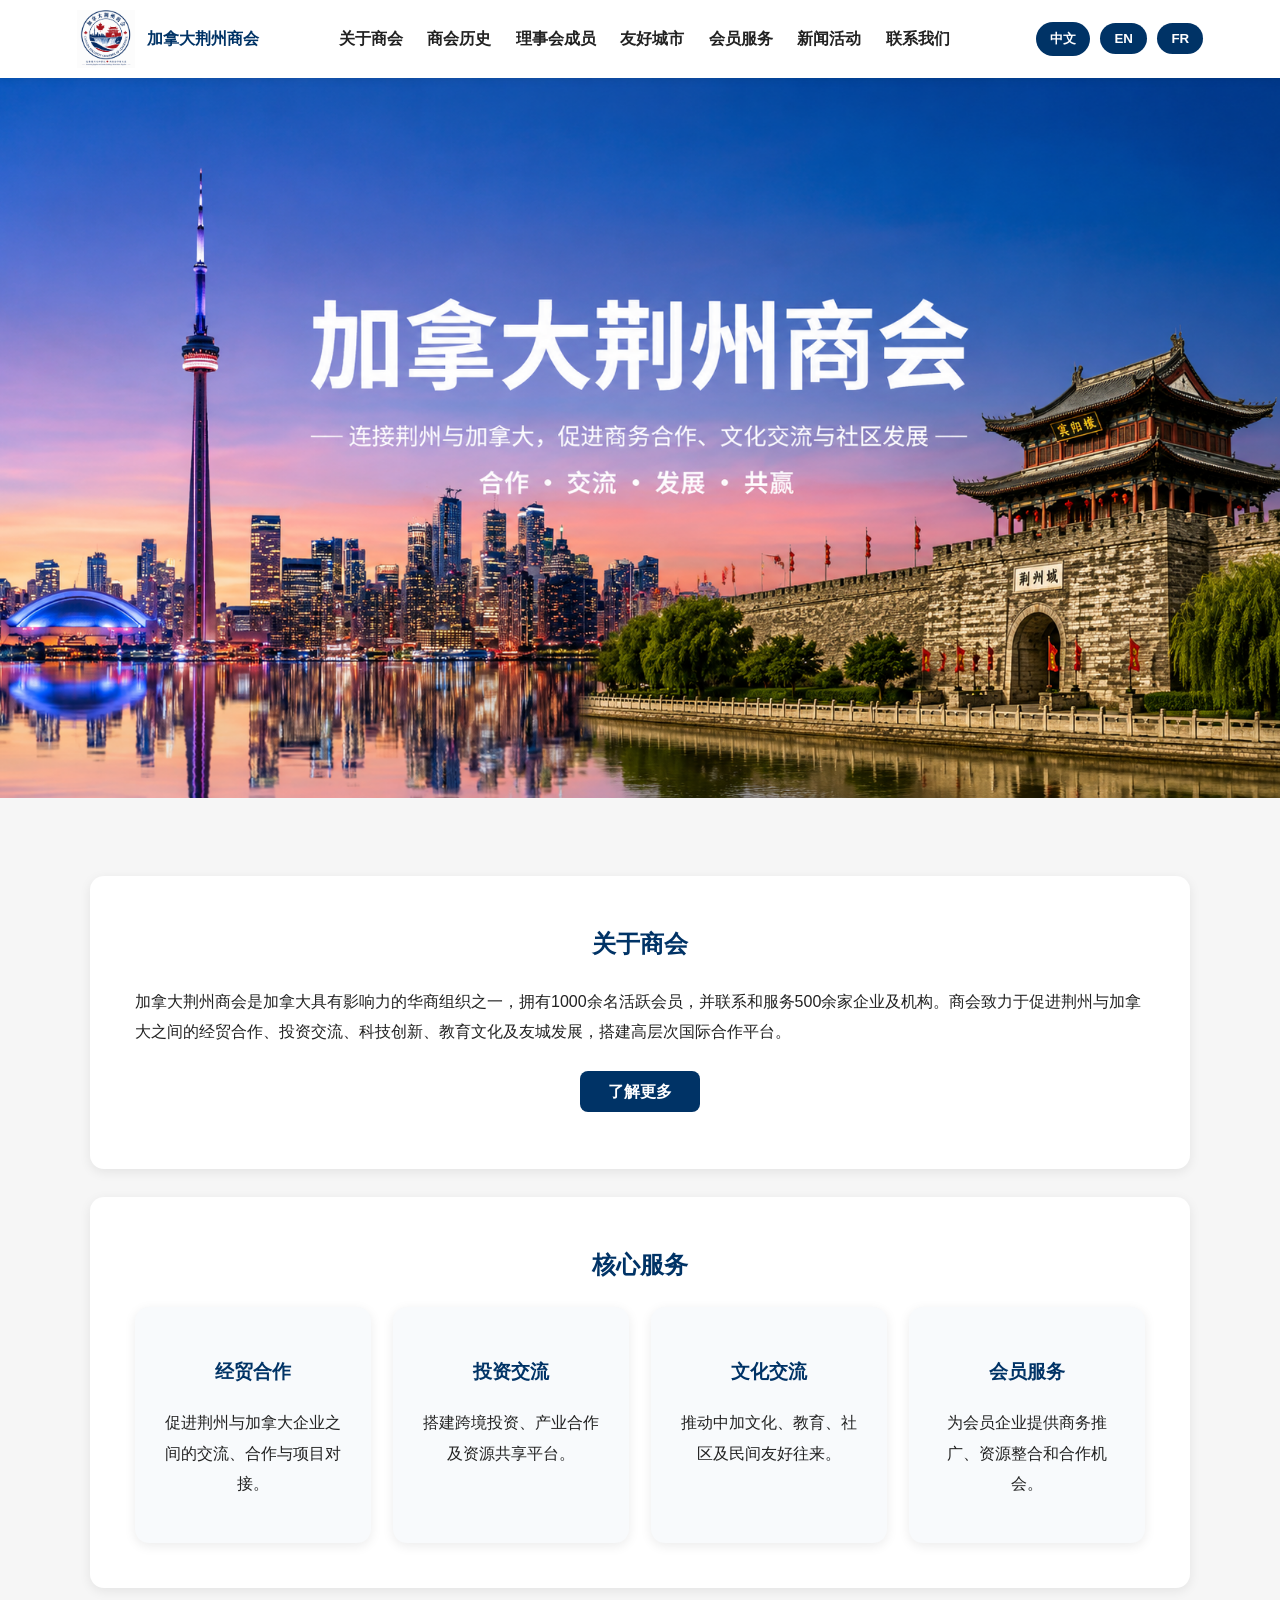
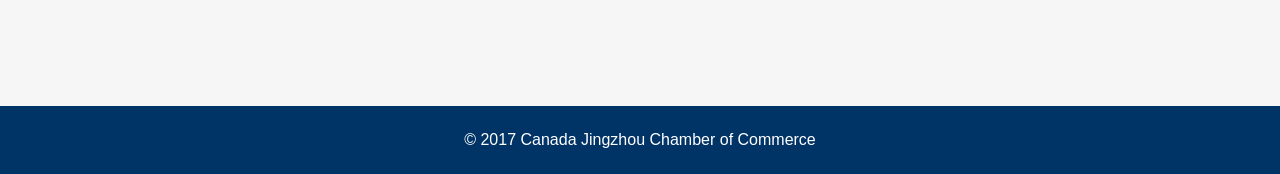
<file: index.html>
<!DOCTYPE html>
<html lang="zh">
<head>
<meta charset="UTF-8">
<meta name="viewport" content="width=device-width, initial-scale=1.0">

<meta name="google-site-verification" content="uKLsRNYbGs6EU8ocqlGYP7Qi3Av7TK2MqDTks1omebs" />

<title>加拿大荆州商会 | Canada Jingzhou Chamber of Commerce</title>

<link rel="stylesheet" href="style.css">
</head>

<body>

<nav>
<a class="logo" href="index.html">
<img src="logo.png" alt="Logo">
<div class="logo-text">
<span class="zh">加拿大荆州商会</span>
<span class="en">Canada Jingzhou Chamber</span>
<span class="fr">Chambre de Jingzhou</span>
</div>
</a>

<div class="menu">
<a href="about.html"><span class="zh">关于商会</span><span class="en">About Us</span><span class="fr">À propos</span></a>
<a href="history.html"><span class="zh">商会历史</span><span class="en">History</span><span class="fr">Histoire</span></a>
<a href="board.html"><span class="zh">理事会成员</span><span class="en">Board Members</span><span class="fr">Conseil</span></a>
<a href="sister-city.html"><span class="zh">友好城市</span><span class="en">Sister City</span><span class="fr">Ville jumelée</span></a>
<a href="members.html"><span class="zh">会员服务</span><span class="en">Membership</span><span class="fr">Adhésion</span></a>
<a href="news.html"><span class="zh">新闻活动</span><span class="en">News & Events</span><span class="fr">Actualités</span></a>
<a href="contact.html"><span class="zh">联系我们</span><span class="en">Contact Us</span><span class="fr">Contact</span></a>
</div>

<div class="lang">
<button onclick="showLang('zh')">中文</button>
<button onclick="showLang('en')">EN</button>
<button onclick="showLang('fr')">FR</button>
</div>
</nav>

<section class="hero"></section>

<div class="container">

<section class="section">
<h2 class="zh">关于商会</h2>
<h2 class="en">About Us</h2>
<h2 class="fr">À propos de nous</h2>

<p class="zh">加拿大荆州商会是加拿大具有影响力的华商组织之一，拥有1000余名活跃会员，并联系和服务500余家企业及机构。商会致力于促进荆州与加拿大之间的经贸合作、投资交流、科技创新、教育文化及友城发展，搭建高层次国际合作平台。</p>

<p class="en">The Canada Jingzhou Chamber of Commerce is one of the leading Chinese business organizations in Canada, with more than 1,000 active members and a network of over 500 businesses and institutions. The Chamber is dedicated to promoting trade, investment, innovation, education, cultural exchange, and sister-city cooperation between Jingzhou and Canada.</p>

<p class="fr">La Chambre de commerce de Jingzhou au Canada est l’une des principales organisations d’affaires chinoises au Canada, regroupant plus de 1 000 membres actifs et un réseau de plus de 500 entreprises et institutions. Elle favorise la coopération économique, les investissements, l’innovation, l’éducation, les échanges culturels et les partenariats entre Jingzhou et le Canada.</p>

<p style="text-align:center;margin-top:30px;">
<a href="about.html" style="background:#003366;color:white;padding:12px 28px;border-radius:8px;text-decoration:none;font-weight:bold;">
<span class="zh">了解更多</span>
<span class="en">Learn More</span>
<span class="fr">En savoir plus</span>
</a>
</p>
</section>

<section class="section">
<h2 class="zh">核心服务</h2>
<h2 class="en">Core Services</h2>
<h2 class="fr">Services principaux</h2>

<div class="grid">

<div class="box">
<h3 class="zh">经贸合作</h3>
<h3 class="en">Business Cooperation</h3>
<h3 class="fr">Coopération commerciale</h3>
<p class="zh">促进荆州与加拿大企业之间的交流、合作与项目对接。</p>
<p class="en">Facilitating partnerships and project collaboration between Canadian and Jingzhou enterprises.</p>
<p class="fr">Favoriser les partenariats et la coopération entre les entreprises canadiennes et celles de Jingzhou.</p>
</div>

<div class="box">
<h3 class="zh">投资交流</h3>
<h3 class="en">Investment Exchange</h3>
<h3 class="fr">Investissement</h3>
<p class="zh">搭建跨境投资、产业合作及资源共享平台。</p>
<p class="en">Creating opportunities for cross-border investment and industrial cooperation.</p>
<p class="fr">Créer des possibilités d'investissement international et de coopération industrielle.</p>
</div>

<div class="box">
<h3 class="zh">文化交流</h3>
<h3 class="en">Cultural Exchange</h3>
<h3 class="fr">Échanges culturels</h3>
<p class="zh">推动中加文化、教育、社区及民间友好往来。</p>
<p class="en">Promoting cultural, educational, community, and people-to-people exchanges between Canada and China.</p>
<p class="fr">Promouvoir les échanges culturels, éducatifs et communautaires entre le Canada et la Chine.</p>
</div>

<div class="box">
<h3 class="zh">会员服务</h3>
<h3 class="en">Membership Services</h3>
<h3 class="fr">Services aux membres</h3>
<p class="zh">为会员企业提供商务推广、资源整合和合作机会。</p>
<p class="en">Providing business promotion, networking opportunities, and resource integration for members.</p>
<p class="fr">Offrir aux membres des possibilités de promotion commerciale, de réseautage et de développement.</p>
</div>

</div>
</section>

</div>

<footer>© 2017 Canada Jingzhou Chamber of Commerce</footer>

<script>
function showLang(lang){
  localStorage.setItem('siteLang', lang);

  document.querySelectorAll('.zh,.en,.fr').forEach(function(el){
    el.style.display='none';
  });

  document.querySelectorAll('.' + lang).forEach(function(el){
    if(el.tagName === 'SPAN'){
      el.style.display='inline';
    }else{
      el.style.display='block';
    }
  });
}

window.onload=function(){
  var savedLang = localStorage.getItem('siteLang') || 'zh';
  showLang(savedLang);
}
</script>

</body>
</html>
</file>
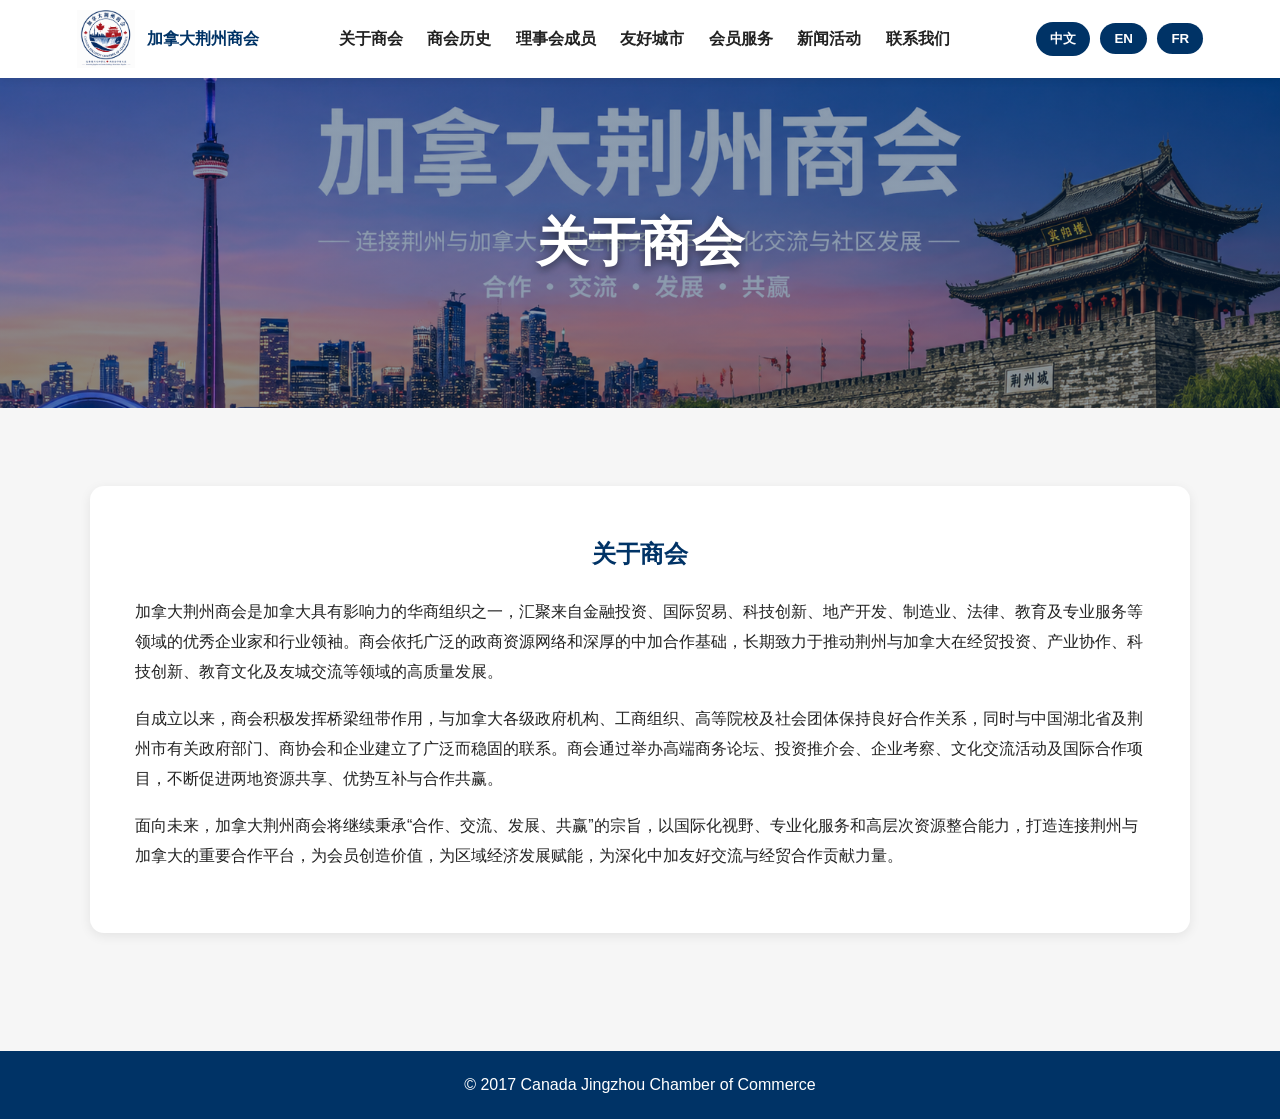
<file: about.html>
<!DOCTYPE html>
<html lang="zh">
<head>
<meta charset="UTF-8">
<meta name="viewport" content="width=device-width, initial-scale=1.0">
<title>关于商会 | 加拿大荆州商会</title>
<link rel="stylesheet" href="style.css">
</head>
<body>

<nav>
<a class="logo" href="index.html">
<img src="logo.png" alt="Logo">
<div class="logo-text">
<span class="zh">加拿大荆州商会</span>
<span class="en">Canada Jingzhou Chamber</span>
<span class="fr">Chambre de Jingzhou</span>
</div>
</a>

<div class="menu">
<a href="about.html"><span class="zh">关于商会</span><span class="en">About Us</span><span class="fr">À propos</span></a>
<a href="history.html"><span class="zh">商会历史</span><span class="en">History</span><span class="fr">Histoire</span></a>
<a href="board.html"><span class="zh">理事会成员</span><span class="en">Board Members</span><span class="fr">Conseil</span></a>
<a href="sister-city.html"><span class="zh">友好城市</span><span class="en">Sister City</span><span class="fr">Ville jumelée</span></a>
<a href="members.html"><span class="zh">会员服务</span><span class="en">Membership</span><span class="fr">Adhésion</span></a>
<a href="news.html"><span class="zh">新闻活动</span><span class="en">News & Events</span><span class="fr">Actualités</span></a>
<a href="contact.html"><span class="zh">联系我们</span><span class="en">Contact Us</span><span class="fr">Contact</span></a>
</div>

<div class="lang">
<button onclick="showLang('zh')">中文</button>
<button onclick="showLang('en')">EN</button>
<button onclick="showLang('fr')">FR</button>
</div>
</nav>

<section class="page-hero"><h1>关于商会</h1></section>
<div class="container">

<section class="section">
<h2 class="zh">关于商会</h2><h2 class="en">About Us</h2><h2 class="fr">À propos de nous</h2>
<p class="zh">加拿大荆州商会是加拿大具有影响力的华商组织之一，汇聚来自金融投资、国际贸易、科技创新、地产开发、制造业、法律、教育及专业服务等领域的优秀企业家和行业领袖。商会依托广泛的政商资源网络和深厚的中加合作基础，长期致力于推动荆州与加拿大在经贸投资、产业协作、科技创新、教育文化及友城交流等领域的高质量发展。</p>
<p class="zh">自成立以来，商会积极发挥桥梁纽带作用，与加拿大各级政府机构、工商组织、高等院校及社会团体保持良好合作关系，同时与中国湖北省及荆州市有关政府部门、商协会和企业建立了广泛而稳固的联系。商会通过举办高端商务论坛、投资推介会、企业考察、文化交流活动及国际合作项目，不断促进两地资源共享、优势互补与合作共赢。</p>
<p class="zh">面向未来，加拿大荆州商会将继续秉承“合作、交流、发展、共赢”的宗旨，以国际化视野、专业化服务和高层次资源整合能力，打造连接荆州与加拿大的重要合作平台，为会员创造价值，为区域经济发展赋能，为深化中加友好交流与经贸合作贡献力量。</p>

<p class="en">The Canada Jingzhou Chamber of Commerce is one of the influential Chinese business organizations in Canada, bringing together entrepreneurs, investors, and industry leaders from finance, international trade, technology, real estate development, manufacturing, legal services, education, and professional sectors.</p>
<p class="en">Since its establishment, the Chamber has served as an important bridge between Jingzhou and Canada, maintaining strong connections with governments, business organizations, universities, community groups, and enterprises in both countries.</p>
<p class="en">Looking ahead, the Chamber will continue to uphold cooperation, exchange, development, and mutual success while creating value for members and strengthening Canada-Jingzhou cooperation.</p>

<p class="fr">La Chambre de commerce de Jingzhou au Canada est une organisation d’affaires chinoise influente au Canada, réunissant des entrepreneurs, investisseurs et dirigeants de divers secteurs.</p>
<p class="fr">Depuis sa création, la Chambre joue un rôle de pont entre Jingzhou et le Canada et entretient des liens solides avec les institutions, entreprises et communautés des deux pays.</p>
<p class="fr">À l’avenir, la Chambre continuera de promouvoir la coopération, les échanges, le développement et le succès mutuel.</p>
</section>

</div>
<footer>© 2017 Canada Jingzhou Chamber of Commerce</footer>

<script>
function showLang(lang){
  localStorage.setItem('siteLang', lang);

  document.querySelectorAll('.zh,.en,.fr').forEach(function(el){
    el.style.display='none';
  });

  document.querySelectorAll('.' + lang).forEach(function(el){
    if(el.tagName === 'SPAN'){
      el.style.display='inline';
    }else{
      el.style.display='block';
    }
  });
}

window.onload=function(){
  var savedLang = localStorage.getItem('siteLang') || 'zh';
  showLang(savedLang);
}
</script>
</body>
</html>
</file>
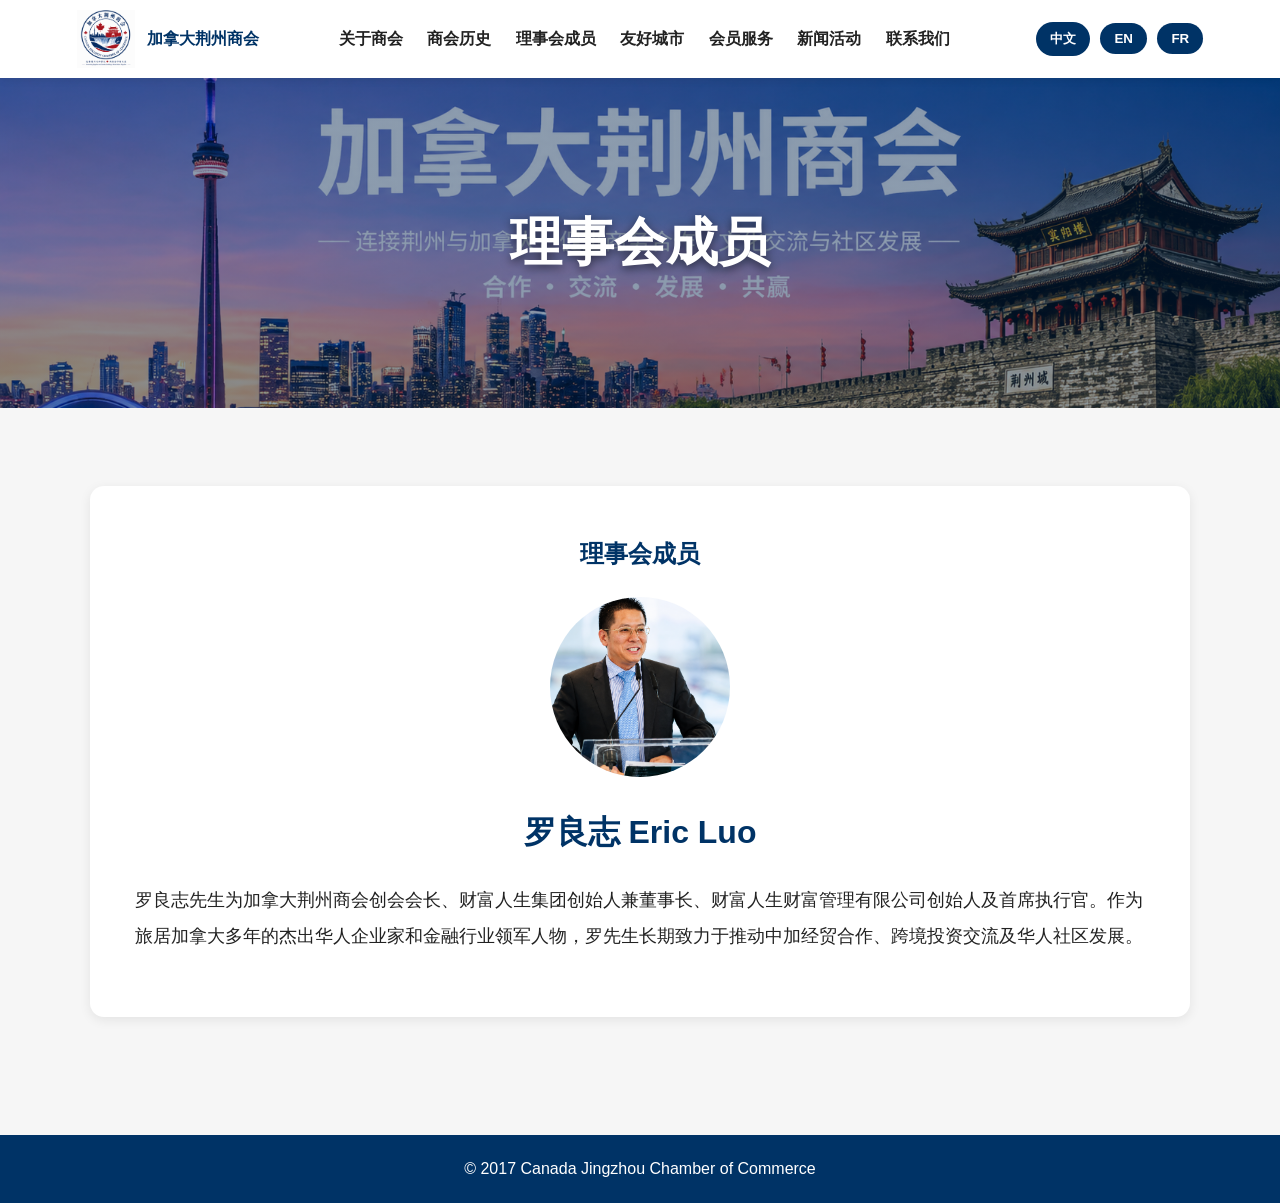
<file: board.html>
<!DOCTYPE html>
<html lang="zh">
<head>
<meta charset="UTF-8">
<meta name="viewport" content="width=device-width, initial-scale=1.0">
<title>理事会成员 | 加拿大荆州商会</title>
<link rel="stylesheet" href="style.css">
</head>
<body>

<nav>
<a class="logo" href="index.html">
<img src="logo.png" alt="Logo">
<div class="logo-text">
<span class="zh">加拿大荆州商会</span>
<span class="en">Canada Jingzhou Chamber</span>
<span class="fr">Chambre de Jingzhou</span>
</div>
</a>

<div class="menu">
<a href="about.html"><span class="zh">关于商会</span><span class="en">About Us</span><span class="fr">À propos</span></a>
<a href="history.html"><span class="zh">商会历史</span><span class="en">History</span><span class="fr">Histoire</span></a>
<a href="board.html"><span class="zh">理事会成员</span><span class="en">Board Members</span><span class="fr">Conseil</span></a>
<a href="sister-city.html"><span class="zh">友好城市</span><span class="en">Sister City</span><span class="fr">Ville jumelée</span></a>
<a href="members.html"><span class="zh">会员服务</span><span class="en">Membership</span><span class="fr">Adhésion</span></a>
<a href="news.html"><span class="zh">新闻活动</span><span class="en">News & Events</span><span class="fr">Actualités</span></a>
<a href="contact.html"><span class="zh">联系我们</span><span class="en">Contact Us</span><span class="fr">Contact</span></a>
</div>

<div class="lang">
<button onclick="showLang('zh')">中文</button>
<button onclick="showLang('en')">EN</button>
<button onclick="showLang('fr')">FR</button>
</div>
</nav>

<section class="page-hero"><h1>理事会成员</h1></section>
<div class="container">

<section class="section">
<h2 class="zh">理事会成员</h2><h2 class="en">Board Members</h2><h2 class="fr">Membres du Conseil</h2>
<div class="board-member">
<div class="board-photo">
    <img src="Eric Luo.png" alt="Eric Luo">
</div>
<h3 class="zh">罗良志 Eric Luo</h3>
<h3 class="en">Eric Luo</h3>
<h3 class="fr">Eric Luo</h3>
<p class="zh">罗良志先生为加拿大荆州商会创会会长、财富人生集团创始人兼董事长、财富人生财富管理有限公司创始人及首席执行官。作为旅居加拿大多年的杰出华人企业家和金融行业领军人物，罗先生长期致力于推动中加经贸合作、跨境投资交流及华人社区发展。</p>
<p class="en">Eric Luo is the Founding President of the Canada Jingzhou Chamber of Commerce, Founder and Chairman of Happy Life Group, and CEO of Happy Life Wealth Management Inc. He has long been committed to promoting Canada-China business cooperation, cross-border investment, and community development.</p>
<p class="fr">Eric Luo est le président fondateur de la Chambre de commerce de Jingzhou au Canada, fondateur et président du Groupe Happy Life ainsi que directeur général de Happy Life Wealth Management Inc.</p>
<div class="board-member">


</div>
</section>


    
</div>
<footer>© 2017 Canada Jingzhou Chamber of Commerce</footer>

<script>
function showLang(lang){
  localStorage.setItem('siteLang', lang);

  document.querySelectorAll('.zh,.en,.fr').forEach(function(el){
    el.style.display='none';
  });

  document.querySelectorAll('.' + lang).forEach(function(el){
    if(el.tagName === 'SPAN'){
      el.style.display='inline';
    }else{
      el.style.display='block';
    }
  });
}

window.onload=function(){
  var savedLang = localStorage.getItem('siteLang') || 'zh';
  showLang(savedLang);
}
</script>

</body>
</html>
</file>
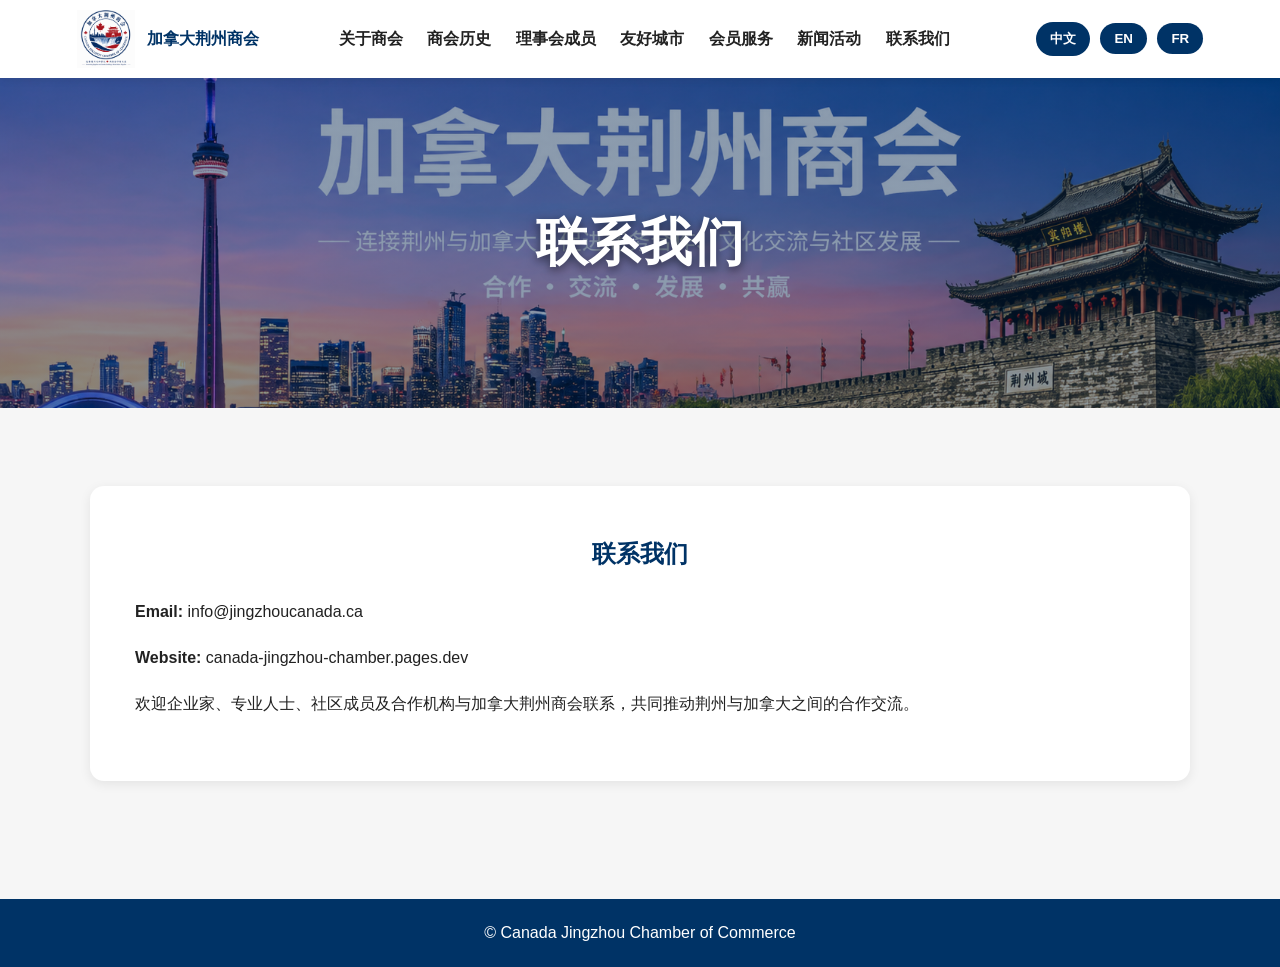
<file: contact.html>
<!DOCTYPE html>
<html lang="zh">
<head>
<meta charset="UTF-8">
<meta name="viewport" content="width=device-width, initial-scale=1.0">
<title>联系我们 | Canada Jingzhou Chamber of Commerce</title>
<link rel="stylesheet" href="style.css">
</head>

<body>

<nav>
<a class="logo" href="index.html">
<img src="logo.png" alt="Logo">
<div class="logo-text">
<span class="zh">加拿大荆州商会</span>
<span class="en">Canada Jingzhou Chamber</span>
<span class="fr">Chambre de Jingzhou</span>
</div>
</a>

<div class="menu">
<a href="about.html"><span class="zh">关于商会</span><span class="en">About Us</span><span class="fr">À propos</span></a>
<a href="history.html"><span class="zh">商会历史</span><span class="en">History</span><span class="fr">Histoire</span></a>
<a href="board.html"><span class="zh">理事会成员</span><span class="en">Board Members</span><span class="fr">Conseil</span></a>
<a href="sister-city.html"><span class="zh">友好城市</span><span class="en">Sister City</span><span class="fr">Ville jumelée</span></a>
<a href="members.html"><span class="zh">会员服务</span><span class="en">Membership</span><span class="fr">Adhésion</span></a>
<a href="news.html"><span class="zh">新闻活动</span><span class="en">News & Events</span><span class="fr">Actualités</span></a>
<a href="contact.html"><span class="zh">联系我们</span><span class="en">Contact Us</span><span class="fr">Contact</span></a>
</div>

<div class="lang">
<button onclick="showLang('zh')">中文</button>
<button onclick="showLang('en')">EN</button>
<button onclick="showLang('fr')">FR</button>
</div>
</nav>

<section class="page-hero">
<h1 class="zh">联系我们</h1>
<h1 class="en">Contact Us</h1>
<h1 class="fr">Contact</h1>
</section>

<div class="container">

<section class="section">

<h2 class="zh">联系我们</h2>
<h2 class="en">Contact Us</h2>
<h2 class="fr">Nous contacter</h2>

<p><strong>Email:</strong> info@jingzhoucanada.ca</p>
<p><strong>Website:</strong> canada-jingzhou-chamber.pages.dev</p>

<p class="zh">
欢迎企业家、专业人士、社区成员及合作机构与加拿大荆州商会联系，共同推动荆州与加拿大之间的合作交流。
</p>

<p class="en">
Entrepreneurs, professionals, community members, and partner organizations are welcome to contact the Canada Jingzhou Chamber of Commerce to promote cooperation between Jingzhou and Canada.
</p>

<p class="fr">
Les entrepreneurs, professionnels, membres de la communauté et organismes partenaires sont invités à communiquer avec la Chambre de commerce de Jingzhou au Canada afin de promouvoir la coopération entre Jingzhou et le Canada.
</p>

</section>

</div>

<footer>© Canada Jingzhou Chamber of Commerce</footer>

<script>
function showLang(lang){
  localStorage.setItem('siteLang', lang);

  document.querySelectorAll('.zh,.en,.fr').forEach(function(el){
    el.style.display='none';
  });

  document.querySelectorAll('.' + lang).forEach(function(el){
    if(el.tagName === 'SPAN'){
      el.style.display='inline';
    }else{
      el.style.display='block';
    }
  });
}

window.onload=function(){
  var savedLang = localStorage.getItem('siteLang') || 'zh';
  showLang(savedLang);
}
</script>

</body>
</html>
</file>
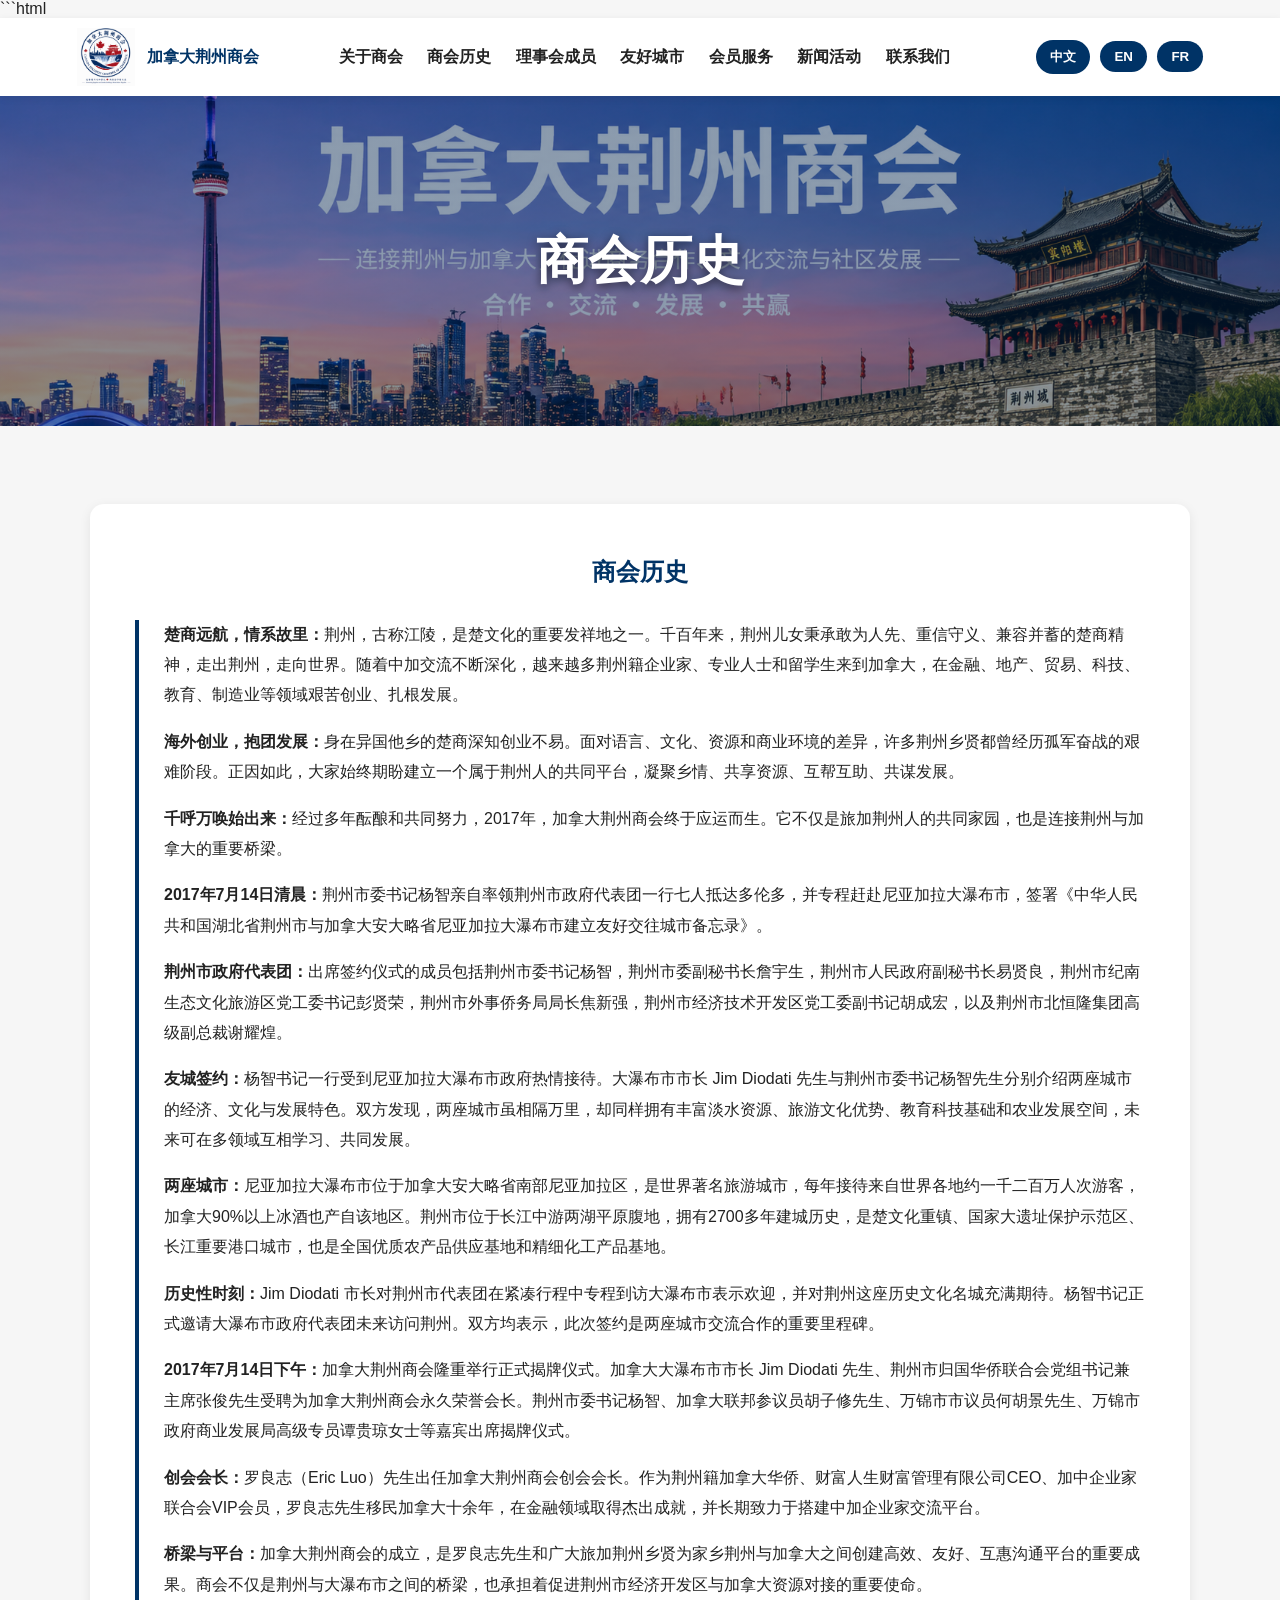
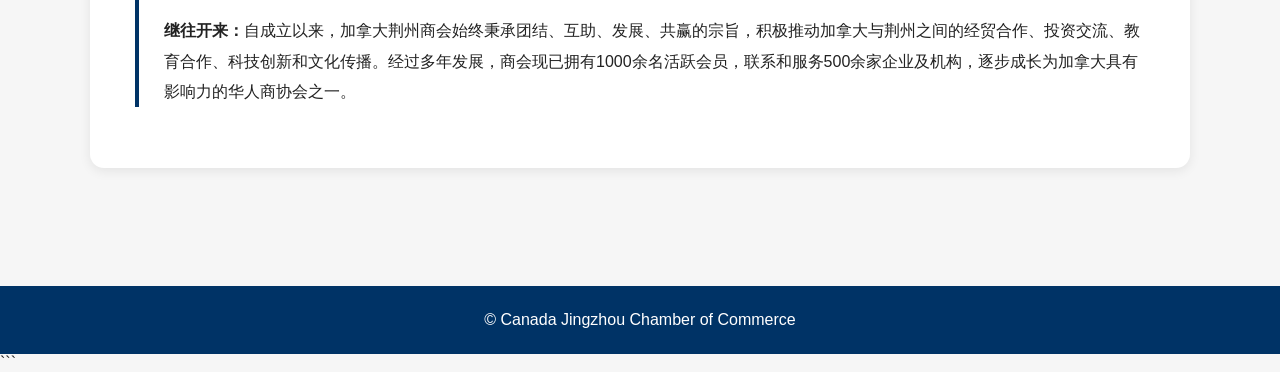
<file: history.html>
```html
<!DOCTYPE html>
<html lang="zh">
<head>
<meta charset="UTF-8">
<meta name="viewport" content="width=device-width, initial-scale=1.0">
<title>商会历史 | Canada Jingzhou Chamber of Commerce</title>
<link rel="stylesheet" href="style.css">
</head>

<body>

<nav>
<a class="logo" href="index.html">
<img src="logo.png" alt="Logo">
<div class="logo-text">
<span class="zh">加拿大荆州商会</span>
<span class="en">Canada Jingzhou Chamber</span>
<span class="fr">Chambre de Jingzhou</span>
</div>
</a>

<div class="menu">
<a href="about.html"><span class="zh">关于商会</span><span class="en">About Us</span><span class="fr">À propos</span></a>
<a href="history.html"><span class="zh">商会历史</span><span class="en">History</span><span class="fr">Histoire</span></a>
<a href="board.html"><span class="zh">理事会成员</span><span class="en">Board Members</span><span class="fr">Conseil</span></a>
<a href="sister-city.html"><span class="zh">友好城市</span><span class="en">Sister City</span><span class="fr">Ville jumelée</span></a>
<a href="members.html"><span class="zh">会员服务</span><span class="en">Membership</span><span class="fr">Adhésion</span></a>
<a href="news.html"><span class="zh">新闻活动</span><span class="en">News & Events</span><span class="fr">Actualités</span></a>
<a href="contact.html"><span class="zh">联系我们</span><span class="en">Contact Us</span><span class="fr">Contact</span></a>
</div>

<div class="lang">
<button onclick="showLang('zh')">中文</button>
<button onclick="showLang('en')">EN</button>
<button onclick="showLang('fr')">FR</button>
</div>
</nav>

<section class="page-hero">
<h1 class="zh">商会历史</h1>
<h1 class="en">History</h1>
<h1 class="fr">Histoire</h1>
</section>

<div class="container">

<section class="section">

<h2 class="zh">商会历史</h2>
<h2 class="en">Our History</h2>
<h2 class="fr">Notre histoire</h2>

<div class="timeline">

<p class="zh"><strong>楚商远航，情系故里：</strong>荆州，古称江陵，是楚文化的重要发祥地之一。千百年来，荆州儿女秉承敢为人先、重信守义、兼容并蓄的楚商精神，走出荆州，走向世界。随着中加交流不断深化，越来越多荆州籍企业家、专业人士和留学生来到加拿大，在金融、地产、贸易、科技、教育、制造业等领域艰苦创业、扎根发展。</p>
<p class="en"><strong>From Jingzhou to Canada:</strong> Jingzhou, historically known as Jiangling, is one of the important birthplaces of Chu culture. For generations, people from Jingzhou have carried forward the Chu merchant spirit of courage, integrity, openness, and perseverance. As exchanges between China and Canada deepened, more Jingzhou entrepreneurs, professionals, and students came to Canada, building their careers in finance, real estate, trade, technology, education, manufacturing, and other sectors.</p>
<p class="fr"><strong>De Jingzhou au Canada :</strong> Jingzhou, anciennement appelée Jiangling, est l’un des berceaux importants de la culture Chu. Depuis des générations, les habitants de Jingzhou portent l’esprit des commerçants Chu : courage, intégrité, ouverture et persévérance. Avec le développement des échanges entre la Chine et le Canada, de plus en plus d’entrepreneurs, de professionnels et d’étudiants originaires de Jingzhou se sont établis au Canada dans les domaines de la finance, de l’immobilier, du commerce, de la technologie, de l’éducation et de l’industrie.</p>

<p class="zh"><strong>海外创业，抱团发展：</strong>身在异国他乡的楚商深知创业不易。面对语言、文化、资源和商业环境的差异，许多荆州乡贤都曾经历孤军奋战的艰难阶段。正因如此，大家始终期盼建立一个属于荆州人的共同平台，凝聚乡情、共享资源、互帮互助、共谋发展。</p>
<p class="en"><strong>Building together overseas:</strong> Jingzhou entrepreneurs abroad understood the challenges of starting over in a foreign country. Facing differences in language, culture, resources, and business environment, many worked hard through difficult years on their own. This shared experience created a strong desire to build a common platform for Jingzhou people in Canada — a home for friendship, support, resources, and cooperation.</p>
<p class="fr"><strong>S’unir à l’étranger :</strong> Les entrepreneurs originaires de Jingzhou savaient combien il était difficile de se développer dans un pays étranger. Face aux différences de langue, de culture, de ressources et d’environnement commercial, beaucoup ont traversé des années difficiles. Cette expérience commune a renforcé le souhait de créer une plateforme pour les gens de Jingzhou au Canada — un espace d’amitié, d’entraide, de ressources et de coopération.</p>

<p class="zh"><strong>千呼万唤始出来：</strong>经过多年酝酿和共同努力，2017年，加拿大荆州商会终于应运而生。它不仅是旅加荆州人的共同家园，也是连接荆州与加拿大的重要桥梁。</p>
<p class="en"><strong>A long-awaited beginning:</strong> After years of preparation and shared effort, the Canada Jingzhou Chamber of Commerce was finally established in 2017. It became not only a common home for Jingzhou people in Canada, but also an important bridge connecting Jingzhou and Canada.</p>
<p class="fr"><strong>Une naissance longtemps attendue :</strong> Après des années de préparation et d’efforts communs, la Chambre de commerce de Jingzhou au Canada a finalement vu le jour en 2017. Elle est devenue non seulement une maison commune pour les gens de Jingzhou au Canada, mais aussi un pont important entre Jingzhou et le Canada.</p>

<p class="zh"><strong>2017年7月14日清晨：</strong>荆州市委书记杨智亲自率领荆州市政府代表团一行七人抵达多伦多，并专程赶赴尼亚加拉大瀑布市，签署《中华人民共和国湖北省荆州市与加拿大安大略省尼亚加拉大瀑布市建立友好交往城市备忘录》。</p>
<p class="en"><strong>Morning of July 14, 2017:</strong> Mr. Yang Zhi, Secretary of the Jingzhou Municipal Party Committee, led a seven-member Jingzhou government delegation to Toronto and then to Niagara Falls to sign the Memorandum of Understanding on Friendly Exchanges between Jingzhou, Hubei, China and Niagara Falls, Ontario, Canada.</p>
<p class="fr"><strong>Matin du 14 juillet 2017 :</strong> M. Yang Zhi, secrétaire du Comité municipal du Parti de Jingzhou, a conduit une délégation gouvernementale de sept personnes à Toronto, puis à Niagara Falls, afin de signer le protocole d’entente établissant des relations d’échanges amicaux entre Jingzhou, Hubei, Chine, et Niagara Falls, Ontario, Canada.</p>

<p class="zh"><strong>荆州市政府代表团：</strong>出席签约仪式的成员包括荆州市委书记杨智，荆州市委副秘书长詹宇生，荆州市人民政府副秘书长易贤良，荆州市纪南生态文化旅游区党工委书记彭贤荣，荆州市外事侨务局局长焦新强，荆州市经济技术开发区党工委副书记胡成宏，以及荆州市北恒隆集团高级副总裁谢耀煌。</p>
<p class="en"><strong>The Jingzhou delegation:</strong> Members attending the signing ceremony included Mr. Yang Zhi, Secretary of the Jingzhou Municipal Party Committee; Mr. Zhan Yusheng, Deputy Secretary-General of the Jingzhou Municipal Party Committee; Mr. Yi Xianliang, Deputy Secretary-General of the Jingzhou Municipal People’s Government; Mr. Peng Xianrong, Secretary of the Party Working Committee of Jingzhou Jinan Ecological Culture and Tourism Zone; Mr. Jiao Xinqiang, Director of the Jingzhou Foreign Affairs and Overseas Chinese Affairs Office; Mr. Hu Chenghong, Deputy Secretary of the Party Working Committee of Jingzhou Economic and Technological Development Zone; and Mr. Xie Yaohuang, Senior Vice President of Beihenglong Group.</p>
<p class="fr"><strong>La délégation de Jingzhou :</strong> Les membres présents à la cérémonie comprenaient M. Yang Zhi, secrétaire du Comité municipal du Parti de Jingzhou ; M. Zhan Yusheng, secrétaire général adjoint du Comité municipal du Parti ; M. Yi Xianliang, secrétaire général adjoint du gouvernement populaire municipal ; M. Peng Xianrong, secrétaire du comité de travail du Parti de la Zone écologique, culturelle et touristique de Jinan à Jingzhou ; M. Jiao Xinqiang, directeur du Bureau des affaires étrangères et des Chinois d’outre-mer de Jingzhou ; M. Hu Chenghong, secrétaire adjoint du comité de travail du Parti de la Zone de développement économique et technologique de Jingzhou ; ainsi que M. Xie Yaohuang, vice-président principal du groupe Beihenglong.</p>

<p class="zh"><strong>友城签约：</strong>杨智书记一行受到尼亚加拉大瀑布市政府热情接待。大瀑布市市长 Jim Diodati 先生与荆州市委书记杨智先生分别介绍两座城市的经济、文化与发展特色。双方发现，两座城市虽相隔万里，却同样拥有丰富淡水资源、旅游文化优势、教育科技基础和农业发展空间，未来可在多领域互相学习、共同发展。</p>
<p class="en"><strong>Sister-city signing:</strong> The delegation was warmly received by the City of Niagara Falls. Mayor Jim Diodati and Secretary Yang Zhi introduced the economic, cultural, and development characteristics of their respective cities. Both sides recognized many shared strengths, including abundant freshwater resources, tourism and culture, education and technology, and opportunities in agriculture and future cooperation.</p>
<p class="fr"><strong>Signature du jumelage :</strong> La délégation a été chaleureusement accueillie par la Ville de Niagara Falls. Le maire Jim Diodati et le secrétaire Yang Zhi ont présenté les caractéristiques économiques, culturelles et de développement de leurs villes respectives. Les deux parties ont constaté de nombreux points communs, notamment les ressources en eau douce, le tourisme, la culture, l’éducation, la technologie et les possibilités de coopération agricole.</p>

<p class="zh"><strong>两座城市：</strong>尼亚加拉大瀑布市位于加拿大安大略省南部尼亚加拉区，是世界著名旅游城市，每年接待来自世界各地约一千二百万人次游客，加拿大90%以上冰酒也产自该地区。荆州市位于长江中游两湖平原腹地，拥有2700多年建城历史，是楚文化重镇、国家大遗址保护示范区、长江重要港口城市，也是全国优质农产品供应基地和精细化工产品基地。</p>
<p class="en"><strong>Two cities with shared potential:</strong> Niagara Falls, located in southern Ontario’s Niagara Region, is a world-renowned tourism city that welcomes around 12 million visitors annually and is closely associated with Canada’s icewine industry. Jingzhou, located in the middle reaches of the Yangtze River, has more than 2,700 years of history. It is a major center of Chu culture, an important Yangtze River port city, and a base for high-quality agricultural products and fine chemicals.</p>
<p class="fr"><strong>Deux villes au potentiel commun :</strong> Niagara Falls, située dans la région de Niagara au sud de l’Ontario, est une ville touristique de renommée mondiale qui accueille environ 12 millions de visiteurs chaque année et est étroitement liée à l’industrie canadienne du vin de glace. Jingzhou, située au cours moyen du fleuve Yangtsé, possède plus de 2 700 ans d’histoire. Elle est un centre important de la culture Chu, une ville portuaire majeure du Yangtsé, ainsi qu’une base de produits agricoles de qualité et de produits chimiques fins.</p>

<p class="zh"><strong>历史性时刻：</strong>Jim Diodati 市长对荆州市代表团在紧凑行程中专程到访大瀑布市表示欢迎，并对荆州这座历史文化名城充满期待。杨智书记正式邀请大瀑布市政府代表团未来访问荆州。双方均表示，此次签约是两座城市交流合作的重要里程碑。</p>
<p class="en"><strong>A historic moment:</strong> Mayor Jim Diodati welcomed the Jingzhou delegation’s visit despite its tight schedule and expressed strong interest in the historic city of Jingzhou. Secretary Yang Zhi formally invited a Niagara Falls government delegation to visit Jingzhou in the future. Both sides viewed the signing as an important milestone in cooperation between the two cities.</p>
<p class="fr"><strong>Un moment historique :</strong> Le maire Jim Diodati a salué la visite de la délégation de Jingzhou malgré un calendrier chargé et a exprimé son grand intérêt pour cette ville historique et culturelle. Le secrétaire Yang Zhi a officiellement invité une délégation gouvernementale de Niagara Falls à visiter Jingzhou. Les deux parties ont considéré cette signature comme une étape importante dans la coopération entre les deux villes.</p>

<p class="zh"><strong>2017年7月14日下午：</strong>加拿大荆州商会隆重举行正式揭牌仪式。加拿大大瀑布市市长 Jim Diodati 先生、荆州市归国华侨联合会党组书记兼主席张俊先生受聘为加拿大荆州商会永久荣誉会长。荆州市委书记杨智、加拿大联邦参议员胡子修先生、万锦市市议员何胡景先生、万锦市政府商业发展局高级专员谭贵琼女士等嘉宾出席揭牌仪式。</p>
<p class="en"><strong>Afternoon of July 14, 2017:</strong> The Canada Jingzhou Chamber of Commerce held its official inauguration ceremony. Mayor Jim Diodati of Niagara Falls and Mr. Zhang Jun, Party Secretary and Chairman of the Jingzhou Federation of Returned Overseas Chinese, were appointed Permanent Honorary Presidents of the Chamber. Guests attending the ceremony included Mr. Yang Zhi, Senator Victor Oh, Markham Councillor Alan Ho, and Ms. Grace Tam, Senior Business Development Officer of the City of Markham.</p>
<p class="fr"><strong>Après-midi du 14 juillet 2017 :</strong> La Chambre de commerce de Jingzhou au Canada a tenu sa cérémonie officielle d’inauguration. Le maire de Niagara Falls, Jim Diodati, et M. Zhang Jun, secrétaire du Parti et président de la Fédération des Chinois revenus de l’étranger de Jingzhou, ont été nommés présidents honoraires permanents de la Chambre. Parmi les invités figuraient M. Yang Zhi, le sénateur Victor Oh, le conseiller municipal de Markham Alan Ho, ainsi que Mme Grace Tam, agente principale du développement économique de la Ville de Markham.</p>

<p class="zh"><strong>创会会长：</strong>罗良志（Eric Luo）先生出任加拿大荆州商会创会会长。作为荆州籍加拿大华侨、财富人生财富管理有限公司CEO、加中企业家联合会VIP会员，罗良志先生移民加拿大十余年，在金融领域取得杰出成就，并长期致力于搭建中加企业家交流平台。</p>
<p class="en"><strong>Founding President:</strong> Mr. Eric Luo became the Founding President of the Canada Jingzhou Chamber of Commerce. As a Canadian overseas Chinese from Jingzhou, CEO of Wealth Life Wealth Management Inc., and a VIP member of the Canada-China Entrepreneurs Federation, Mr. Luo had lived in Canada for more than a decade, achieved distinction in the financial sector, and long devoted himself to building platforms for Canada-China business exchange.</p>
<p class="fr"><strong>Président fondateur :</strong> M. Eric Luo est devenu président fondateur de la Chambre de commerce de Jingzhou au Canada. Canadien d’origine chinoise né à Jingzhou, chef de la direction de Wealth Life Wealth Management Inc. et membre VIP de la Fédération des entrepreneurs Canada-Chine, M. Luo vivait au Canada depuis plus de dix ans, avait obtenu des réalisations remarquables dans le secteur financier et s’était longtemps consacré à la création de plateformes d’échanges d’affaires entre le Canada et la Chine.</p>

<p class="zh"><strong>桥梁与平台：</strong>加拿大荆州商会的成立，是罗良志先生和广大旅加荆州乡贤为家乡荆州与加拿大之间创建高效、友好、互惠沟通平台的重要成果。商会不仅是荆州与大瀑布市之间的桥梁，也承担着促进荆州市经济开发区与加拿大资源对接的重要使命。</p>
<p class="en"><strong>A bridge and platform:</strong> The establishment of the Chamber represented the shared efforts of Mr. Eric Luo and Jingzhou community leaders in Canada to create an efficient, friendly, and mutually beneficial platform between Jingzhou and Canada. The Chamber serves as a bridge between Jingzhou and Niagara Falls, while also helping connect the Jingzhou Economic Development Zone with Canadian resources and opportunities.</p>
<p class="fr"><strong>Un pont et une plateforme :</strong> La création de la Chambre reflète les efforts communs de M. Eric Luo et des leaders de la communauté de Jingzhou au Canada pour établir une plateforme efficace, amicale et mutuellement bénéfique entre Jingzhou et le Canada. La Chambre sert de pont entre Jingzhou et Niagara Falls, tout en contribuant à relier la Zone de développement économique de Jingzhou aux ressources et possibilités canadiennes.</p>

<p class="zh"><strong>继往开来：</strong>自成立以来，加拿大荆州商会始终秉承团结、互助、发展、共赢的宗旨，积极推动加拿大与荆州之间的经贸合作、投资交流、教育合作、科技创新和文化传播。经过多年发展，商会现已拥有1000余名活跃会员，联系和服务500余家企业及机构，逐步成长为加拿大具有影响力的华人商协会之一。</p>
<p class="en"><strong>Moving forward:</strong> Since its founding, the Canada Jingzhou Chamber of Commerce has upheld the values of unity, mutual support, development, and shared success. It actively promotes trade, investment, education, technology, and cultural exchange between Canada and Jingzhou. Today, the Chamber has more than 1,000 active members and connects with over 500 businesses and institutions, becoming one of the influential Chinese business organizations in Canada.</p>
<p class="fr"><strong>Regarder vers l’avenir :</strong> Depuis sa fondation, la Chambre de commerce de Jingzhou au Canada défend les valeurs d’unité, d’entraide, de développement et de réussite partagée. Elle favorise activement le commerce, l’investissement, l’éducation, la technologie et les échanges culturels entre le Canada et Jingzhou. Aujourd’hui, la Chambre compte plus de 1 000 membres actifs et un réseau de plus de 500 entreprises et institutions, devenant l’une des organisations d’affaires chinoises influentes au Canada.</p>

</div>

</section>

</div>

<footer>© Canada Jingzhou Chamber of Commerce</footer>

<script>
function showLang(lang){
  localStorage.setItem('siteLang', lang);
  document.querySelectorAll('.zh,.en,.fr').forEach(function(el){el.style.display='none';});
  document.querySelectorAll('.' + lang).forEach(function(el){
    if(el.tagName === 'SPAN'){el.style.display='inline';}
    else{el.style.display='block';}
  });
}
window.onload=function(){
  var savedLang = localStorage.getItem('siteLang') || 'zh';
  showLang(savedLang);
}
</script>

</body>
</html>
```
</file>
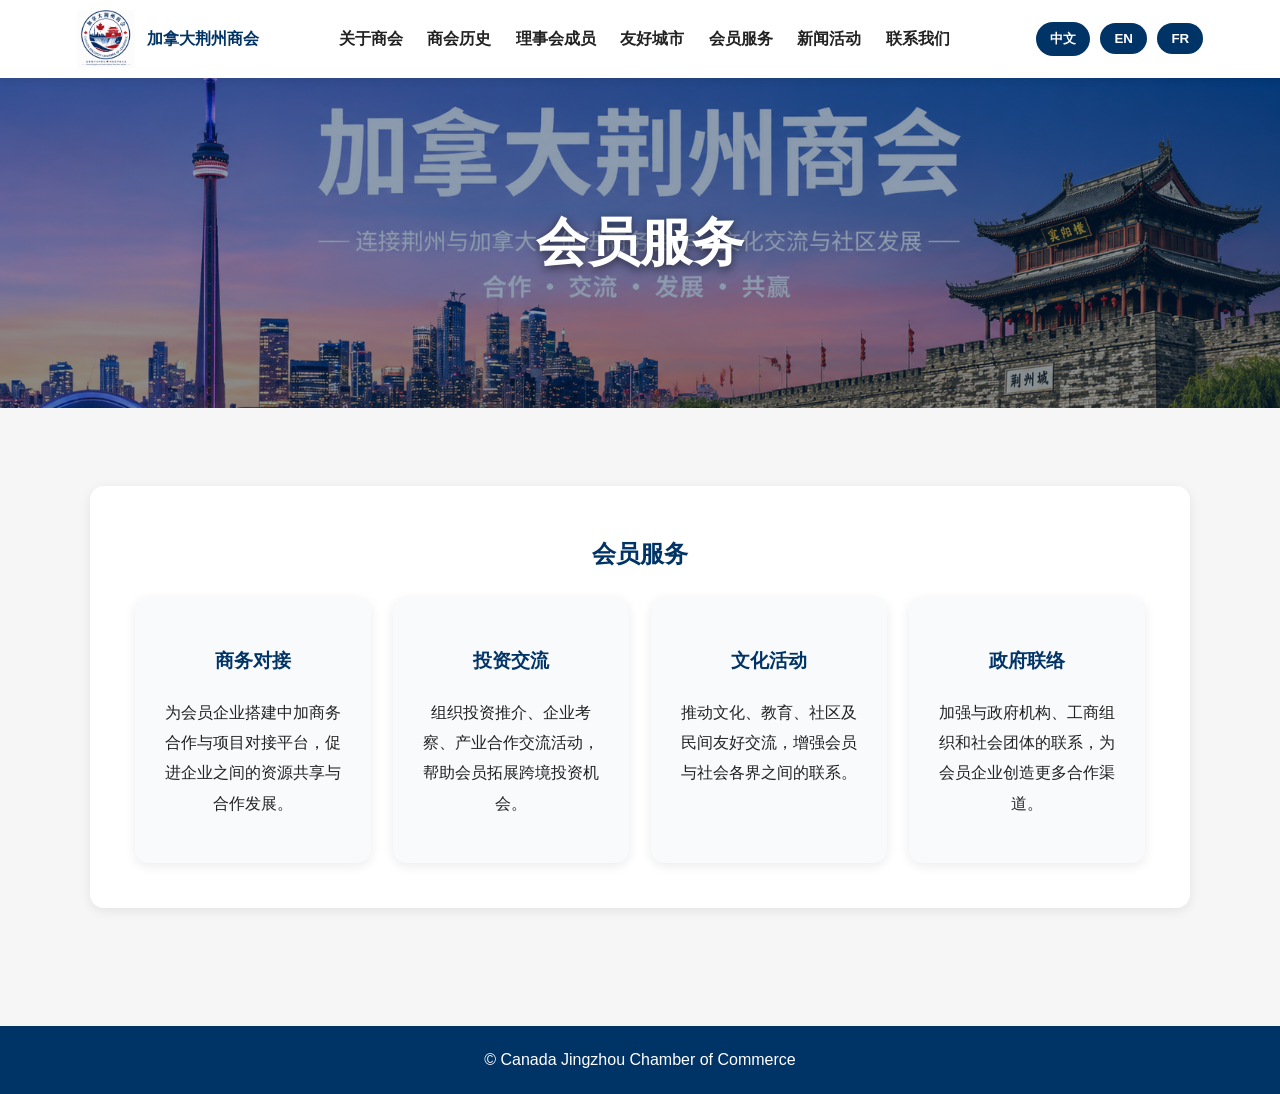
<file: members.html>
<!DOCTYPE html>
<html lang="zh">
<head>
<meta charset="UTF-8">
<meta name="viewport" content="width=device-width, initial-scale=1.0">
<title>会员服务 | Canada Jingzhou Chamber of Commerce</title>
<link rel="stylesheet" href="style.css">
</head>

<body>

<nav>
<a class="logo" href="index.html">
<img src="logo.png" alt="Logo">
<div class="logo-text">
<span class="zh">加拿大荆州商会</span>
<span class="en">Canada Jingzhou Chamber</span>
<span class="fr">Chambre de Jingzhou</span>
</div>
</a>

<div class="menu">
<a href="about.html"><span class="zh">关于商会</span><span class="en">About Us</span><span class="fr">À propos</span></a>
<a href="history.html"><span class="zh">商会历史</span><span class="en">History</span><span class="fr">Histoire</span></a>
<a href="board.html"><span class="zh">理事会成员</span><span class="en">Board Members</span><span class="fr">Conseil</span></a>
<a href="sister-city.html"><span class="zh">友好城市</span><span class="en">Sister City</span><span class="fr">Ville jumelée</span></a>
<a href="members.html"><span class="zh">会员服务</span><span class="en">Membership</span><span class="fr">Adhésion</span></a>
<a href="news.html"><span class="zh">新闻活动</span><span class="en">News & Events</span><span class="fr">Actualités</span></a>
<a href="contact.html"><span class="zh">联系我们</span><span class="en">Contact Us</span><span class="fr">Contact</span></a>
</div>

<div class="lang">
<button onclick="showLang('zh')">中文</button>
<button onclick="showLang('en')">EN</button>
<button onclick="showLang('fr')">FR</button>
</div>
</nav>

<section class="page-hero">
<h1 class="zh">会员服务</h1>
<h1 class="en">Membership Services</h1>
<h1 class="fr">Services aux membres</h1>
</section>

<div class="container">

<section class="section">

<h2 class="zh">会员服务</h2>
<h2 class="en">Membership Services</h2>
<h2 class="fr">Services aux membres</h2>

<div class="grid">

<div class="box">
<h3 class="zh">商务对接</h3>
<h3 class="en">Business Networking</h3>
<h3 class="fr">Réseautage d’affaires</h3>

<p class="zh">为会员企业搭建中加商务合作与项目对接平台，促进企业之间的资源共享与合作发展。</p>
<p class="en">Providing members with a platform for Canada-Jingzhou business cooperation, project matching, and resource sharing.</p>
<p class="fr">Offrir aux membres une plateforme de coopération commerciale, de mise en relation de projets et de partage de ressources.</p>
</div>

<div class="box">
<h3 class="zh">投资交流</h3>
<h3 class="en">Investment Exchange</h3>
<h3 class="fr">Échanges d’investissement</h3>

<p class="zh">组织投资推介、企业考察、产业合作交流活动，帮助会员拓展跨境投资机会。</p>
<p class="en">Organizing investment promotions, business visits, and industrial cooperation activities to help members explore cross-border opportunities.</p>
<p class="fr">Organiser des activités de promotion des investissements, des visites d’entreprises et des échanges industriels.</p>
</div>

<div class="box">
<h3 class="zh">文化活动</h3>
<h3 class="en">Cultural Events</h3>
<h3 class="fr">Événements culturels</h3>

<p class="zh">推动文化、教育、社区及民间友好交流，增强会员与社会各界之间的联系。</p>
<p class="en">Promoting cultural, educational, community, and people-to-people exchanges between members and the broader community.</p>
<p class="fr">Promouvoir les échanges culturels, éducatifs et communautaires entre les membres et la société.</p>
</div>

<div class="box">
<h3 class="zh">政府联络</h3>
<h3 class="en">Government Liaison</h3>
<h3 class="fr">Relations gouvernementales</h3>

<p class="zh">加强与政府机构、工商组织和社会团体的联系，为会员企业创造更多合作渠道。</p>
<p class="en">Strengthening connections with government agencies, business organizations, and community groups to create new cooperation channels.</p>
<p class="fr">Renforcer les liens avec les institutions gouvernementales, les organisations commerciales et les groupes communautaires.</p>
</div>

</div>

</section>

</div>

<footer>© Canada Jingzhou Chamber of Commerce</footer>

<script>
function showLang(lang){
  localStorage.setItem('siteLang', lang);

  document.querySelectorAll('.zh,.en,.fr').forEach(function(el){
    el.style.display='none';
  });

  document.querySelectorAll('.' + lang).forEach(function(el){
    if(el.tagName === 'SPAN'){
      el.style.display='inline';
    }else{
      el.style.display='block';
    }
  });
}

window.onload=function(){
  var savedLang = localStorage.getItem('siteLang') || 'zh';
  showLang(savedLang);
}
</script>

</body>
</html>
</file>
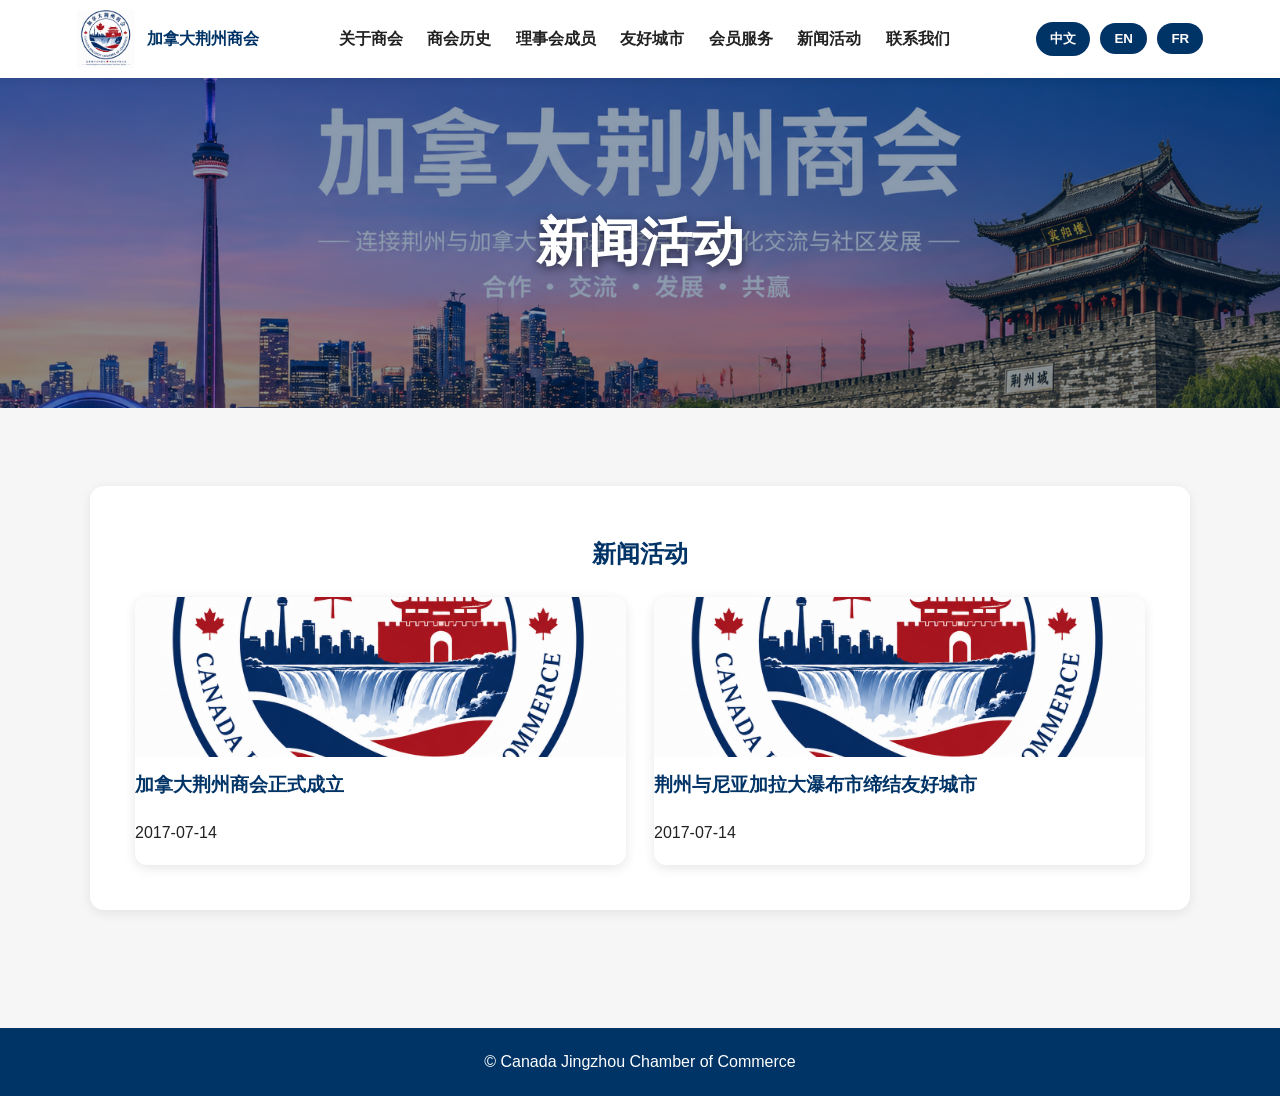
<file: news.html>
<!DOCTYPE html>
<html lang="zh">
<head>
<meta charset="UTF-8">
<meta name="viewport" content="width=device-width, initial-scale=1.0">
<title>新闻活动 | Canada Jingzhou Chamber of Commerce</title>
<link rel="stylesheet" href="style.css">
</head>

<body>

<nav>
<a class="logo" href="index.html">
<img src="logo.png" alt="Logo">
<div class="logo-text">
<span class="zh">加拿大荆州商会</span>
<span class="en">Canada Jingzhou Chamber</span>
<span class="fr">Chambre de Jingzhou</span>
</div>
</a>

<div class="menu">
<a href="about.html"><span class="zh">关于商会</span><span class="en">About Us</span><span class="fr">À propos</span></a>
<a href="history.html"><span class="zh">商会历史</span><span class="en">History</span><span class="fr">Histoire</span></a>
<a href="board.html"><span class="zh">理事会成员</span><span class="en">Board Members</span><span class="fr">Conseil</span></a>
<a href="sister-city.html"><span class="zh">友好城市</span><span class="en">Sister City</span><span class="fr">Ville jumelée</span></a>
<a href="members.html"><span class="zh">会员服务</span><span class="en">Membership</span><span class="fr">Adhésion</span></a>
<a href="news.html"><span class="zh">新闻活动</span><span class="en">News & Events</span><span class="fr">Actualités</span></a>
<a href="contact.html"><span class="zh">联系我们</span><span class="en">Contact Us</span><span class="fr">Contact</span></a>
</div>

<div class="lang">
<button onclick="showLang('zh')">中文</button>
<button onclick="showLang('en')">EN</button>
<button onclick="showLang('fr')">FR</button>
</div>
</nav>

<section class="page-hero">
<h1 class="zh">新闻活动</h1>
<h1 class="en">News & Events</h1>
<h1 class="fr">Actualités et Événements</h1>
</section>

<div class="container">

<section class="section">

<h2 class="zh">新闻活动</h2>
<h2 class="en">News & Events</h2>
<h2 class="fr">Actualités et Événements</h2>

<div class="news-grid">

<div class="news-card">
<img src="logo.png" alt="">
<h3 class="zh">加拿大荆州商会正式成立</h3>
<h3 class="en">Canada Jingzhou Chamber Officially Established</h3>
<h3 class="fr">Fondation officielle de la Chambre de Jingzhou au Canada</h3>
<p>2017-07-14</p>
</div>

<div class="news-card">
<img src="logo.png" alt="">
<h3 class="zh">荆州与尼亚加拉大瀑布市缔结友好城市</h3>
<h3 class="en">Jingzhou and Niagara Falls Became Sister Cities</h3>
<h3 class="fr">Jingzhou et Niagara Falls deviennent villes jumelées</h3>
<p>2017-07-14</p>
</div>

</div>

</section>

</div>

<footer>© Canada Jingzhou Chamber of Commerce</footer>

<script>
function showLang(lang){
localStorage.setItem('siteLang',lang);

document.querySelectorAll('.zh,.en,.fr').forEach(function(el){
el.style.display='none';
});

document.querySelectorAll('.'+lang).forEach(function(el){
if(el.tagName==='SPAN'){
el.style.display='inline';
}else{
el.styledisplay='block';
el.style.display='block';
}
});
}

window.onload=function(){
showLang(localStorage.getItem('siteLang') || 'zh');
}
</script>

</body>
</html>
</file>
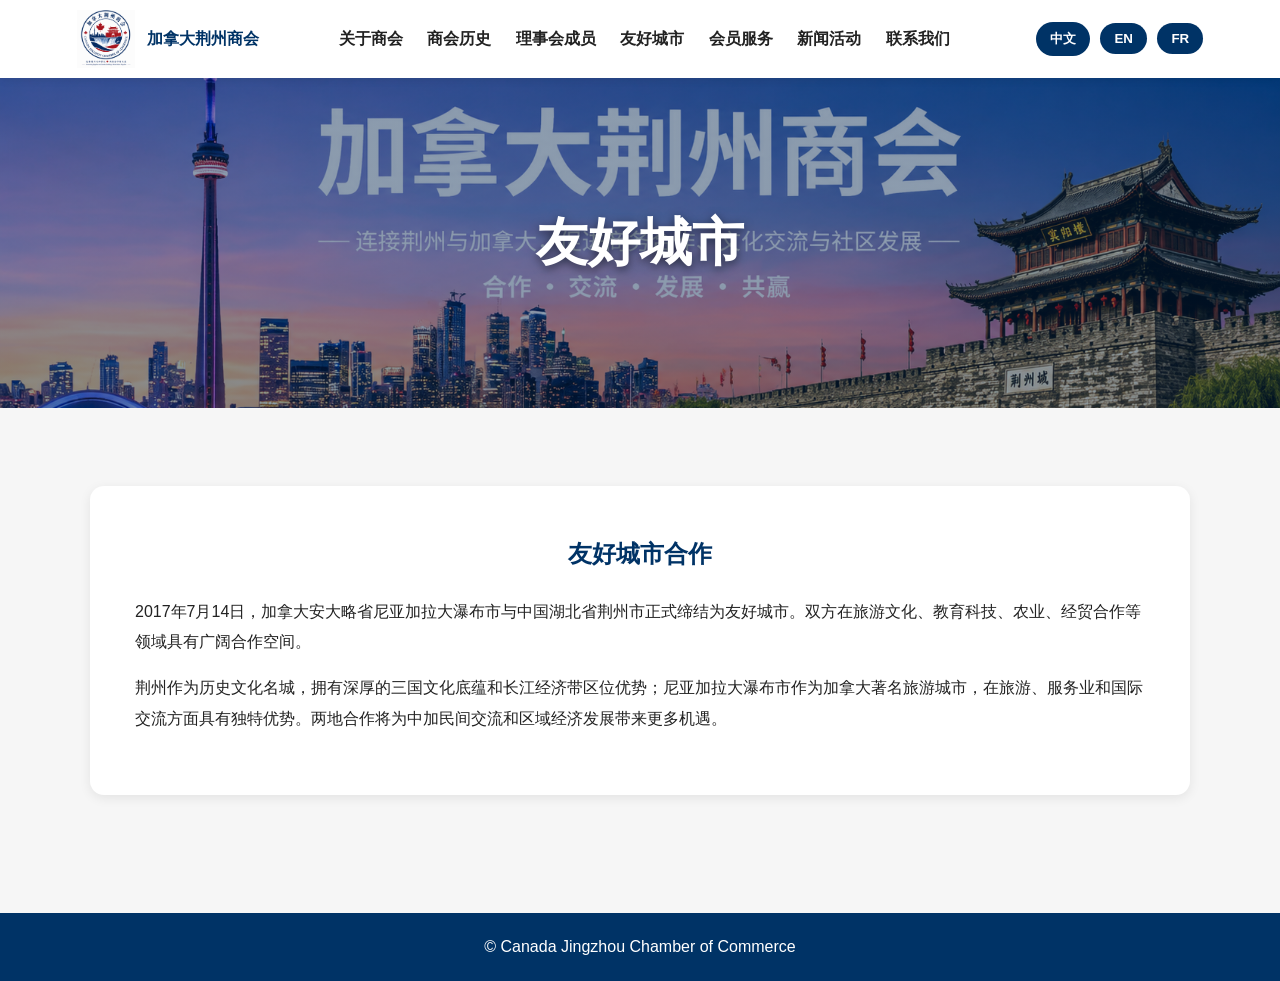
<file: sister-city.html>
<!DOCTYPE html>
<html lang="zh">
<head>
<meta charset="UTF-8">
<meta name="viewport" content="width=device-width, initial-scale=1.0">
<title>友好城市 | Canada Jingzhou Chamber of Commerce</title>
<link rel="stylesheet" href="style.css">
</head>

<body>

<nav>
<a class="logo" href="index.html">
<img src="logo.png" alt="Logo">
<div class="logo-text">
<span class="zh">加拿大荆州商会</span>
<span class="en">Canada Jingzhou Chamber</span>
<span class="fr">Chambre de Jingzhou</span>
</div>
</a>

<div class="menu">
<a href="about.html"><span class="zh">关于商会</span><span class="en">About Us</span><span class="fr">À propos</span></a>
<a href="history.html"><span class="zh">商会历史</span><span class="en">History</span><span class="fr">Histoire</span></a>
<a href="board.html"><span class="zh">理事会成员</span><span class="en">Board Members</span><span class="fr">Conseil</span></a>
<a href="sister-city.html"><span class="zh">友好城市</span><span class="en">Sister City</span><span class="fr">Ville jumelée</span></a>
<a href="members.html"><span class="zh">会员服务</span><span class="en">Membership</span><span class="fr">Adhésion</span></a>
<a href="news.html"><span class="zh">新闻活动</span><span class="en">News & Events</span><span class="fr">Actualités</span></a>
<a href="contact.html"><span class="zh">联系我们</span><span class="en">Contact Us</span><span class="fr">Contact</span></a>
</div>

<div class="lang">
<button onclick="showLang('zh')">中文</button>
<button onclick="showLang('en')">EN</button>
<button onclick="showLang('fr')">FR</button>
</div>
</nav>

<section class="page-hero">
<h1 class="zh">友好城市</h1>
<h1 class="en">Sister City</h1>
<h1 class="fr">Ville Jumelée</h1>
</section>

<div class="container">

<section class="section">

<h2 class="zh">友好城市合作</h2>
<h2 class="en">Sister-City Partnership</h2>
<h2 class="fr">Partenariat de villes jumelées</h2>

<p class="zh">
2017年7月14日，加拿大安大略省尼亚加拉大瀑布市与中国湖北省荆州市正式缔结为友好城市。双方在旅游文化、教育科技、农业、经贸合作等领域具有广阔合作空间。
</p>

<p class="en">
On July 14, 2017, Niagara Falls, Ontario, Canada and Jingzhou, Hubei, China officially established a sister-city relationship. Both cities enjoy significant opportunities for cooperation in tourism, culture, education, technology, agriculture, trade, and investment.
</p>

<p class="fr">
Le 14 juillet 2017, Niagara Falls (Ontario, Canada) et Jingzhou (Hubei, Chine) ont officiellement établi une relation de villes jumelées. Les deux villes possèdent un fort potentiel de coopération dans les domaines du tourisme, de la culture, de l’éducation, de la technologie, de l’agriculture et du commerce.
</p>

<p class="zh">
荆州作为历史文化名城，拥有深厚的三国文化底蕴和长江经济带区位优势；尼亚加拉大瀑布市作为加拿大著名旅游城市，在旅游、服务业和国际交流方面具有独特优势。两地合作将为中加民间交流和区域经济发展带来更多机遇。
</p>

<p class="en">
Jingzhou is renowned for its rich Three Kingdoms heritage and strategic location along the Yangtze River Economic Belt, while Niagara Falls is internationally recognized for tourism and service industries. Their partnership creates new opportunities for people-to-people exchange and regional economic development.
</p>

<p class="fr">
Jingzhou est reconnue pour son patrimoine historique des Trois Royaumes et sa position stratégique dans la ceinture économique du Yangtsé, tandis que Niagara Falls est mondialement connue pour son industrie touristique. Cette coopération favorisera les échanges entre les peuples et le développement économique régional.
</p>

</section>

</div>

<footer>© Canada Jingzhou Chamber of Commerce</footer>

<script>
function showLang(lang){
localStorage.setItem('siteLang', lang);

document.querySelectorAll('.zh,.en,.fr').forEach(function(el){
el.style.display='none';
});

document.querySelectorAll('.'+lang).forEach(function(el){
if(el.tagName==='SPAN'){
el.style.display='inline';
}else{
el.style.display='block';
}
});
}

window.onload=function(){
showLang(localStorage.getItem('siteLang') || 'zh');
}
</script>

</body>
</html>
</file>
<file: style.css>
body{margin:0;font-family:Arial,"Microsoft YaHei",sans-serif;background:#f6f6f6;color:#222}
html{scroll-behavior:smooth}
nav{min-height:78px;background:white;display:flex;align-items:center;justify-content:space-between;padding:0 6%;box-shadow:0 2px 8px rgba(0,0,0,.08);position:sticky;top:0;z-index:10}
.logo{display:flex;align-items:center;color:#003366;font-weight:bold;text-decoration:none}
.logo img{height:58px;margin-right:12px}
.logo-text{line-height:1.2}
.menu a{margin:0 10px;text-decoration:none;color:#222;font-weight:600}
.menu a:hover,.menu a.active{color:#003366;border-bottom:3px solid #003366;padding-bottom:8px}
.lang button{border:0;background:#003366;color:white;padding:8px 14px;border-radius:20px;margin-left:6px;cursor:pointer;font-weight:bold}
.hero{background:url("ChatGPT Image Jun 13, 2026, 01_21_26 AM.png");background-size:cover;background-position:center;background-repeat:no-repeat;min-height:720px}
.page-hero{background:linear-gradient(rgba(0,35,75,.45),rgba(0,35,75,.45)),url("ChatGPT Image Jun 13, 2026, 01_21_26 AM.png");background-size:cover;background-position:center;color:white;text-align:center;padding:130px 20px}
.page-hero h1{font-size:52px;margin:0;text-shadow:0 3px 10px rgba(0,0,0,.55)}
.container{max-width:1100px;margin:auto;padding:50px 20px}
.section{background:white;margin:28px 0;padding:45px;border-radius:14px;box-shadow:0 3px 12px rgba(0,0,0,.08);line-height:1.9}
.section h2{text-align:center;color:#003366;margin-top:0}
.grid{display:grid;grid-template-columns:repeat(auto-fit,minmax(230px,1fr));gap:22px}
.box,.card{background:#f8fafc;padding:28px;border-radius:14px;text-align:center;box-shadow:0 3px 12px rgba(0,0,0,.08)}
.box h3,.card h3{color:#003366}
.timeline{border-left:4px solid #003366;padding-left:25px;margin-top:25px}
.board-member{text-align:center}
.board-photo{
  width:180px;
  height:180px;
  border-radius:50%;
  overflow:hidden;
  margin:0 auto 25px;
  background:#e5e7eb;
}

.board-photo img{
  width:100%;
  height:100%;
  object-fit:cover;
  display:block;
}
.board-member h3{text-align:center;color:#003366;font-size:32px;margin:20px 0}
.board-member p{text-align:left;line-height:2;font-size:18px}
.news-grid{display:grid;grid-template-columns:repeat(auto-fit,minmax(240px,1fr));gap:28px}
.news-card{background:white;border-radius:12px;box-shadow:0 3px 12px rgba(0,0,0,.1);overflow:hidden}
.news-card img{width:100%;height:160px;object-fit:cover;background:#ddd}
.news-card div{padding:18px}
.news-card h3{margin:0 0 12px;color:#003366}
footer{background:#003366;color:white;text-align:center;padding:25px;margin-top:40px}
.en,.fr{display:none}
@media(max-width:900px){nav{flex-direction:column;height:auto;padding:15px}.menu{text-align:center;margin:12px 0}.menu a{display:inline-block;margin:6px}.hero{min-height:360px}.page-hero h1{font-size:36px}}
</file>
